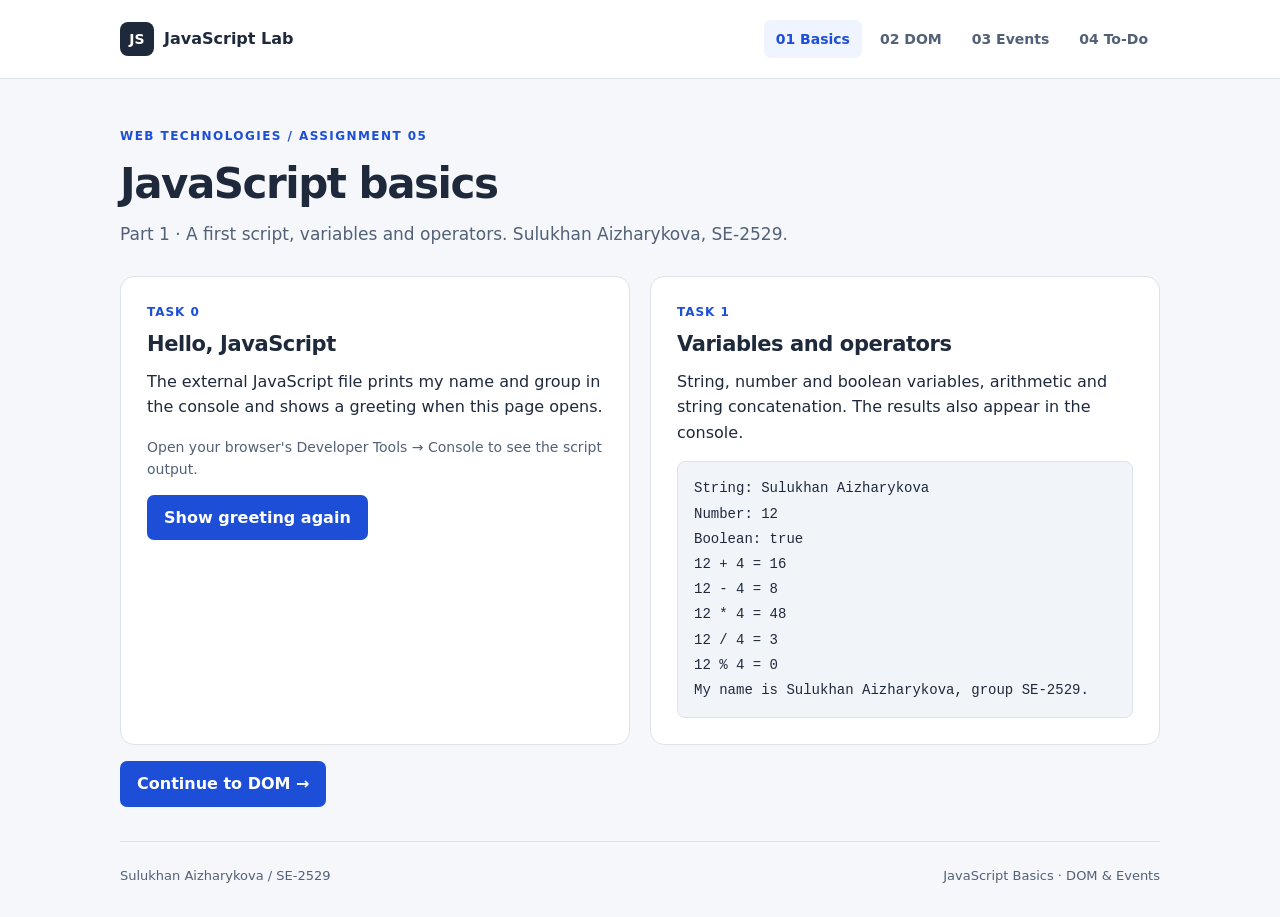
<file: index.html>
<!DOCTYPE html>
<html lang="en">
<head>
  <meta charset="UTF-8">
  <meta name="viewport" content="width=device-width, initial-scale=1.0">
  <meta name="description" content="Assignment 5 JavaScript basics, DOM manipulation and events by Sulukhan Aizharykova, SE-2529.">
  <title>JavaScript basics | JavaScript Lab</title>
  <link rel="stylesheet" href="assets/css/style.css">
  <script src="assets/js/basics.js" defer></script>
</head>
<body>
  <a class="skip-link" href="#main">Skip to content</a>
  <header class="site-header">
    <div class="shell header-inner">
      <a class="brand" href="index.html"><span class="brand-icon" aria-hidden="true">JS</span> JavaScript Lab</a>
      <nav aria-label="Assignment parts">
        <a href="index.html" aria-current="page">01 Basics</a>
        <a href="dom.html">02 DOM</a>
        <a href="events.html">03 Events</a>
        <a href="todo.html">04 To-Do</a>
      </nav>
    </div>
  </header>
  <main id="main" class="shell">
    <div class="page-heading">
      <p class="eyebrow">WEB TECHNOLOGIES / ASSIGNMENT 05</p>
      <h1>JavaScript basics</h1>
      <p class="intro">Part 1 · A first script, variables and operators. Sulukhan Aizharykova, SE-2529.</p>
    </div>

    <div class="grid">
      <section class="card" aria-labelledby="first-script-title">
        <p class="task-label">Task 0</p>
        <h2 id="first-script-title">Hello, JavaScript</h2>
        <p>The external JavaScript file prints my name and group in the console and shows a greeting when this page opens.</p>
        <p class="hint">Open your browser's Developer Tools → Console to see the script output.</p>
        <button id="greeting-button" type="button">Show greeting again</button>
      </section>
      <section class="card" aria-labelledby="variables-title">
        <p class="task-label">Task 1</p>
        <h2 id="variables-title">Variables and operators</h2>
        <p>String, number and boolean variables, arithmetic and string concatenation. The results also appear in the console.</p>
        <pre id="variables-output" class="result"></pre>
      </section>
    </div>
    <div class="actions"><a class="button" href="dom.html">Continue to DOM →</a></div>

  </main>
  <footer class="shell site-footer">
    <span>Sulukhan Aizharykova <span aria-hidden="true">/</span> SE-2529</span>
    <span>JavaScript Basics · DOM &amp; Events</span>
  </footer>
</body>
</html>
</file>
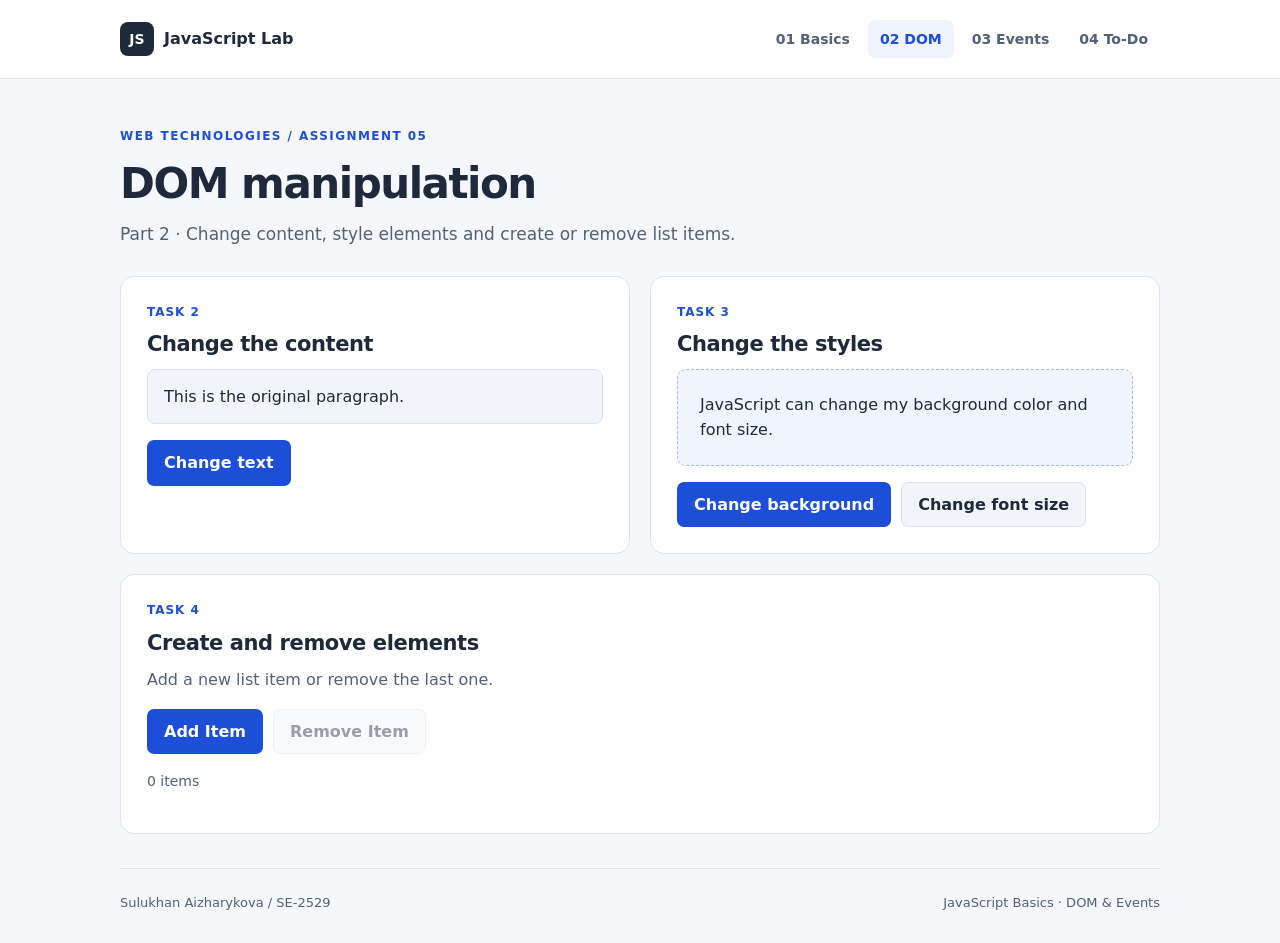
<file: dom.html>
<!DOCTYPE html>
<html lang="en">
<head>
  <meta charset="UTF-8">
  <meta name="viewport" content="width=device-width, initial-scale=1.0">
  <meta name="description" content="Assignment 5 JavaScript basics, DOM manipulation and events by Sulukhan Aizharykova, SE-2529.">
  <title>DOM manipulation | JavaScript Lab</title>
  <link rel="stylesheet" href="assets/css/style.css">
  <script src="assets/js/dom.js" defer></script>
</head>
<body>
  <a class="skip-link" href="#main">Skip to content</a>
  <header class="site-header">
    <div class="shell header-inner">
      <a class="brand" href="index.html"><span class="brand-icon" aria-hidden="true">JS</span> JavaScript Lab</a>
      <nav aria-label="Assignment parts">
        <a href="index.html">01 Basics</a>
        <a href="dom.html" aria-current="page">02 DOM</a>
        <a href="events.html">03 Events</a>
        <a href="todo.html">04 To-Do</a>
      </nav>
    </div>
  </header>
  <main id="main" class="shell">
    <div class="page-heading">
      <p class="eyebrow">WEB TECHNOLOGIES / ASSIGNMENT 05</p>
      <h1>DOM manipulation</h1>
      <p class="intro">Part 2 · Change content, style elements and create or remove list items.</p>
    </div>

    <div class="grid">
      <section class="card" aria-labelledby="content-title">
        <p class="task-label">Task 2</p>
        <h2 id="content-title">Change the content</h2>
        <p id="changeable-paragraph" class="result" aria-live="polite">This is the original paragraph.</p>
        <div class="actions"><button id="change-text-button" type="button">Change text</button></div>
      </section>
      <section class="card" aria-labelledby="styles-title">
        <p class="task-label">Task 3</p>
        <h2 id="styles-title">Change the styles</h2>
        <div id="style-block" class="demo-block">JavaScript can change my background color and font size.</div>
        <div class="actions">
          <button id="change-color-button" type="button">Change background</button>
          <button id="change-size-button" class="secondary" type="button">Change font size</button>
        </div>
      </section>
    </div>
    <section class="card wide" aria-labelledby="items-title">
      <p class="task-label">Task 4</p>
      <h2 id="items-title">Create and remove elements</h2>
      <p class="muted">Add a new list item or remove the last one.</p>
      <div class="actions">
        <button id="add-item-button" type="button">Add Item</button>
        <button id="remove-item-button" class="secondary" type="button" disabled>Remove Item</button>
      </div>
      <ul id="item-list" class="list" aria-label="Demo items" aria-live="polite"></ul>
      <p id="item-count" class="hint" role="status">0 items</p>
    </section>

  </main>
  <footer class="shell site-footer">
    <span>Sulukhan Aizharykova <span aria-hidden="true">/</span> SE-2529</span>
    <span>JavaScript Basics · DOM &amp; Events</span>
  </footer>
</body>
</html>
</file>
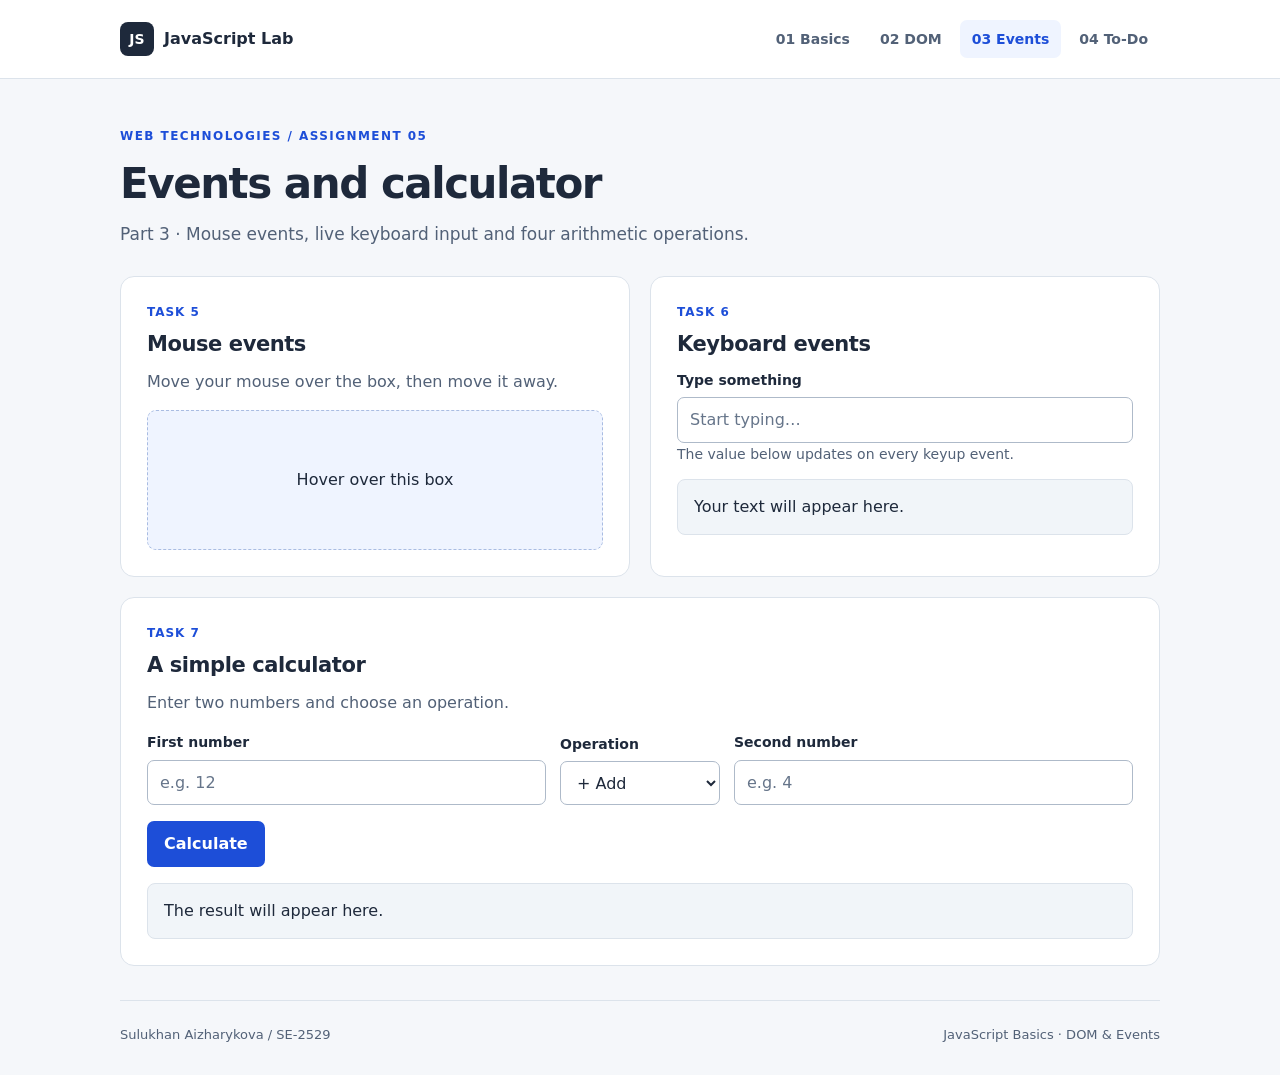
<file: events.html>
<!DOCTYPE html>
<html lang="en">
<head>
  <meta charset="UTF-8">
  <meta name="viewport" content="width=device-width, initial-scale=1.0">
  <meta name="description" content="Assignment 5 JavaScript basics, DOM manipulation and events by Sulukhan Aizharykova, SE-2529.">
  <title>Events and calculator | JavaScript Lab</title>
  <link rel="stylesheet" href="assets/css/style.css">
  <script src="assets/js/events.js" defer></script>
</head>
<body>
  <a class="skip-link" href="#main">Skip to content</a>
  <header class="site-header">
    <div class="shell header-inner">
      <a class="brand" href="index.html"><span class="brand-icon" aria-hidden="true">JS</span> JavaScript Lab</a>
      <nav aria-label="Assignment parts">
        <a href="index.html">01 Basics</a>
        <a href="dom.html">02 DOM</a>
        <a href="events.html" aria-current="page">03 Events</a>
        <a href="todo.html">04 To-Do</a>
      </nav>
    </div>
  </header>
  <main id="main" class="shell">
    <div class="page-heading">
      <p class="eyebrow">WEB TECHNOLOGIES / ASSIGNMENT 05</p>
      <h1>Events and calculator</h1>
      <p class="intro">Part 3 · Mouse events, live keyboard input and four arithmetic operations.</p>
    </div>

    <div class="grid">
      <section class="card" aria-labelledby="mouse-title">
        <p class="task-label">Task 5</p>
        <h2 id="mouse-title">Mouse events</h2>
        <p class="muted">Move your mouse over the box, then move it away.</p>
        <div id="mouse-box" class="mouse-box">Hover over this box</div>
      </section>
      <section class="card" aria-labelledby="keyboard-title">
        <p class="task-label">Task 6</p>
        <h2 id="keyboard-title">Keyboard events</h2>
        <label for="keyboard-input">Type something</label>
        <input id="keyboard-input" type="text" placeholder="Start typing…" autocomplete="off">
        <p class="hint">The value below updates on every keyup event.</p>
        <p id="keyboard-output" class="result" aria-live="polite">Your text will appear here.</p>
      </section>
    </div>

    <section class="card wide" aria-labelledby="calculator-title">
      <p class="task-label">Task 7</p>
      <h2 id="calculator-title">A simple calculator</h2>
      <p class="muted">Enter two numbers and choose an operation.</p>
      <form id="calculator-form" novalidate>
        <div class="calculator-fields">
          <div><label for="first-number">First number</label><input id="first-number" name="firstNumber" type="number" step="any" placeholder="e.g. 12" required></div>
          <div>
            <label for="operation">Operation</label>
            <select id="operation" name="operation">
              <option value="add">+ Add</option>
              <option value="subtract">− Subtract</option>
              <option value="multiply">× Multiply</option>
              <option value="divide">÷ Divide</option>
            </select>
          </div>
          <div><label for="second-number">Second number</label><input id="second-number" name="secondNumber" type="number" step="any" placeholder="e.g. 4" required></div>
        </div>
        <div class="actions"><button type="submit">Calculate</button></div>
        <output id="calculator-result" class="result" for="first-number second-number operation" aria-live="polite">The result will appear here.</output>
      </form>
    </section>

  </main>
  <footer class="shell site-footer">
    <span>Sulukhan Aizharykova <span aria-hidden="true">/</span> SE-2529</span>
    <span>JavaScript Basics · DOM &amp; Events</span>
  </footer>
</body>
</html>
</file>
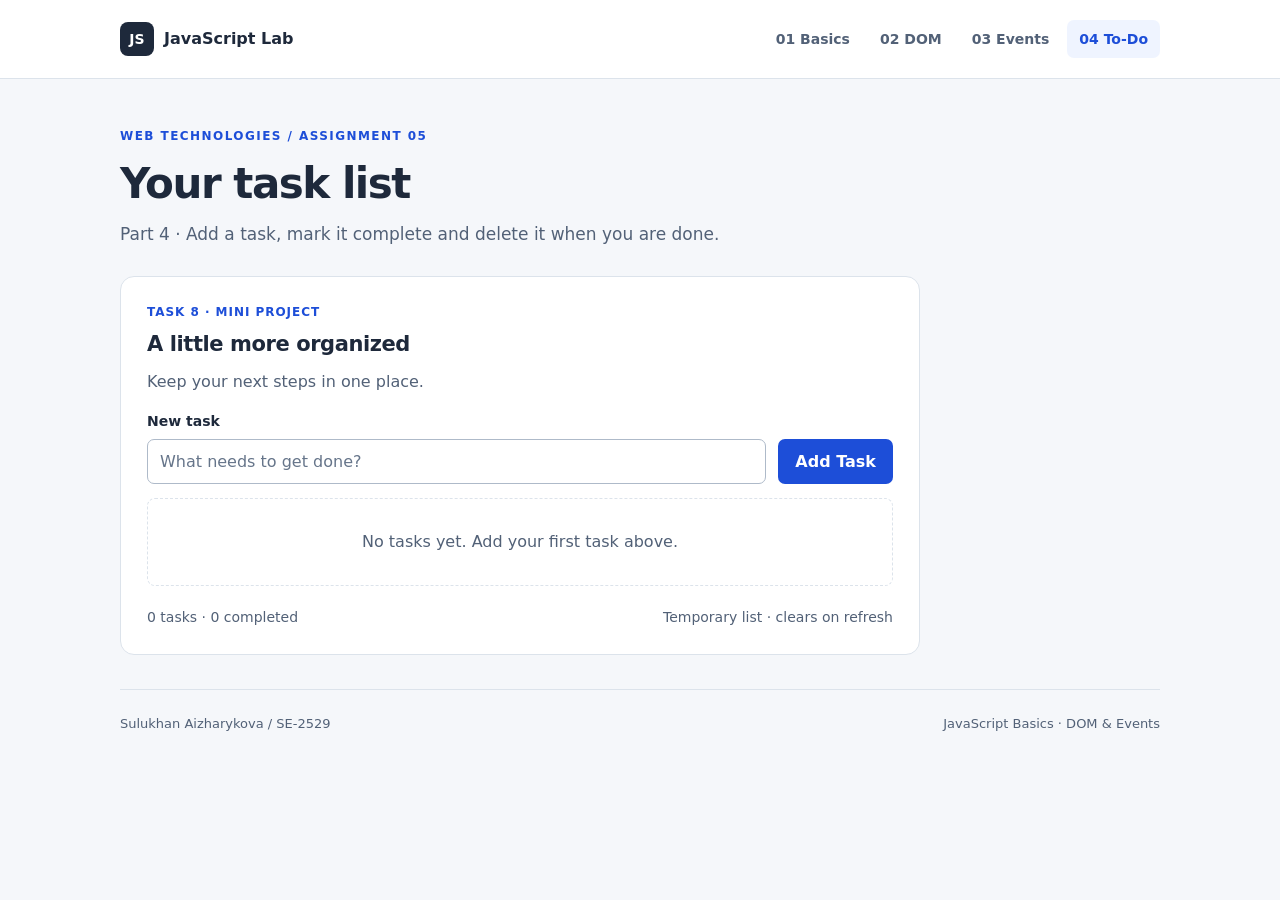
<file: todo.html>
<!DOCTYPE html>
<html lang="en">
<head>
  <meta charset="UTF-8">
  <meta name="viewport" content="width=device-width, initial-scale=1.0">
  <meta name="description" content="Assignment 5 JavaScript basics, DOM manipulation and events by Sulukhan Aizharykova, SE-2529.">
  <title>Your task list | JavaScript Lab</title>
  <link rel="stylesheet" href="assets/css/style.css">
  <script src="assets/js/todo.js" defer></script>
</head>
<body>
  <a class="skip-link" href="#main">Skip to content</a>
  <header class="site-header">
    <div class="shell header-inner">
      <a class="brand" href="index.html"><span class="brand-icon" aria-hidden="true">JS</span> JavaScript Lab</a>
      <nav aria-label="Assignment parts">
        <a href="index.html">01 Basics</a>
        <a href="dom.html">02 DOM</a>
        <a href="events.html">03 Events</a>
        <a href="todo.html" aria-current="page">04 To-Do</a>
      </nav>
    </div>
  </header>
  <main id="main" class="shell">
    <div class="page-heading">
      <p class="eyebrow">WEB TECHNOLOGIES / ASSIGNMENT 05</p>
      <h1>Your task list</h1>
      <p class="intro">Part 4 · Add a task, mark it complete and delete it when you are done.</p>
    </div>

    <section class="card todo-card" aria-labelledby="todo-title">
      <p class="task-label">Task 8 · Mini project</p>
      <h2 id="todo-title">A little more organized</h2>
      <p class="muted">Keep your next steps in one place.</p>
      <form id="todo-form" class="todo-form" novalidate>
        <div class="todo-input">
          <label for="task-input">New task</label>
          <input id="task-input" name="task" type="text" maxlength="200" placeholder="What needs to get done?" autocomplete="off" aria-describedby="task-feedback" required>
        </div>
        <button type="submit">Add Task</button>
      </form>
      <p id="task-feedback" class="hint" role="status"></p>
      <p id="empty-message" class="empty">No tasks yet. Add your first task above.</p>
      <ul id="task-list" class="todo-list" aria-label="Your tasks"></ul>
      <div class="todo-meta">
        <span id="task-summary" role="status">0 tasks · 0 completed</span>
        <span>Temporary list · clears on refresh</span>
      </div>
    </section>

  </main>
  <footer class="shell site-footer">
    <span>Sulukhan Aizharykova <span aria-hidden="true">/</span> SE-2529</span>
    <span>JavaScript Basics · DOM &amp; Events</span>
  </footer>
</body>
</html>
</file>
<file: assets/css/style.css>
:root {
  color-scheme: light;
  --ink: #1e293b;
  --muted: #526177;
  --line: #dce3eb;
  --accent: #1d4ed8;
  --soft: #eff4ff;
  --surface: #ffffff;
}
* { box-sizing: border-box; }
body { margin: 0; background: #f5f7fa; color: var(--ink); font: 16px/1.6 system-ui, -apple-system, BlinkMacSystemFont, "Segoe UI", sans-serif; }
a { color: var(--accent); text-underline-offset: 3px; }
button, input, select { font: inherit; }
button, input, select, a { -webkit-tap-highlight-color: transparent; }
:focus-visible { outline: 3px solid #e89713; outline-offset: 4px; }
.shell { width: min(1040px, calc(100% - 48px)); margin-inline: auto; }
.site-header { background: var(--surface); border-bottom: 1px solid var(--line); }
.header-inner { display: flex; justify-content: space-between; align-items: center; gap: 24px; padding-block: 20px; }
.brand { display: inline-flex; align-items: center; gap: 10px; font-weight: 750; text-decoration: none; color: var(--ink); white-space: nowrap; }
.brand-icon { display: inline-grid; place-items: center; width: 34px; height: 34px; border-radius: 8px; background: var(--ink); color: #fff; font-size: 14px; }
nav { display: flex; flex-wrap: wrap; gap: 6px; }
nav a { padding: 8px 12px; color: var(--muted); border-radius: 7px; font-size: 14px; font-weight: 600; text-decoration: none; }
nav a:hover, nav a[aria-current="page"] { color: var(--accent); background: var(--soft); }
.page-heading { padding: 48px 0 28px; max-width: 740px; }
.eyebrow { color: var(--accent); font-size: 12px; font-weight: 750; letter-spacing: 0.12em; margin: 0 0 12px; }
h1 { margin: 0 0 12px; font-size: clamp(30px, 5vw, 42px); line-height: 1.2; letter-spacing: -0.035em; }
.intro { color: var(--muted); margin: 0; font-size: 17px; }
.grid { display: grid; grid-template-columns: repeat(2, minmax(0, 1fr)); gap: 20px; }
.card { background: var(--surface); padding: 26px; border: 1px solid var(--line); border-radius: 14px; margin-bottom: 20px; }
.grid .card { margin-bottom: 0; }
.task-label { margin: 0 0 8px; color: var(--accent); font-size: 12px; font-weight: 750; letter-spacing: 0.08em; text-transform: uppercase; }
h2 { margin: 0 0 10px; font-size: 21px; line-height: 1.35; letter-spacing: -0.02em; }
.card > p:not(.task-label) { margin-top: 0; }
.muted, .hint { color: var(--muted); }
.hint { font-size: 14px; }
.actions { display: flex; flex-wrap: wrap; gap: 10px; margin-top: 16px; }
button, .button { display: inline-flex; align-items: center; justify-content: center; border: 1px solid transparent; border-radius: 7px; background: var(--accent); color: #fff; padding: 9px 16px; font-weight: 600; text-decoration: none; cursor: pointer; }
button:hover, .button:hover { background: #173fae; }
button.secondary { color: var(--ink); background: #f1f4f8; border-color: var(--line); }
button.secondary:hover { background: #e4eaf2; }
button:disabled { opacity: 0.45; cursor: not-allowed; }
button.danger { background: #fff; color: #b42318; border-color: #f2cbc8; padding: 5px 12px; font-size: 14px; }
button.danger:hover { background: #fff1f0; }
label { display: block; font-weight: 600; font-size: 14px; margin-bottom: 6px; }
input:not([type="checkbox"]), select { width: 100%; min-height: 44px; border: 1px solid #aebac9; border-radius: 7px; padding: 9px 12px; background: #fff; color: var(--ink); }
input::placeholder { color: #66758a; }
.demo-block { padding: 22px; background-color: #eff4ff; border: 1px dashed #a9bce2; border-radius: 9px; font-size: 16px; color: #1e293b; }
.mouse-box { display: grid; place-items: center; text-align: center; min-height: 140px; background-color: #eff4ff; border: 1px dashed #a9bce2; border-radius: 9px; color: #1e293b; padding: 20px; }
.result { display: block; background: #f1f5f9; border: 1px solid var(--line); padding: 14px 16px; margin: 16px 0 0; border-radius: 8px; min-height: 54px; white-space: pre-wrap; overflow-wrap: anywhere; }
.result.error { background: #fff1f0; border-color: #f2cbc8; color: #9e2018; }
.list { margin: 16px 0 0; padding-left: 24px; }
.list li { padding: 5px 0; }
.calculator-fields { display: grid; grid-template-columns: 1fr 160px 1fr; gap: 14px; align-items: end; }
.wide { margin-top: 20px; }
.todo-card { max-width: 800px; }
.todo-form { display: flex; align-items: end; gap: 12px; }
.todo-input { flex: 1; min-width: 0; }
.todo-form button { min-height: 44px; white-space: nowrap; }
.todo-list { margin: 20px 0 0; padding: 0; list-style: none; }
.todo-item { display: flex; align-items: center; gap: 12px; border-top: 1px solid var(--line); padding: 14px 0; }
.todo-item label { display: flex; flex: 1; align-items: center; gap: 12px; min-width: 0; margin: 0; font-size: 16px; font-weight: 400; cursor: pointer; }
.todo-item input { width: 18px; height: 18px; flex-shrink: 0; accent-color: var(--accent); }
.todo-item span { overflow-wrap: anywhere; }
.todo-item.completed span { text-decoration: line-through; color: var(--muted); }
.todo-meta { display: flex; flex-wrap: wrap; gap: 8px; align-items: center; justify-content: space-between; margin-top: 18px; font-size: 14px; color: var(--muted); }
.empty { text-align: center; padding: 30px 16px; border: 1px dashed var(--line); border-radius: 8px; color: var(--muted); margin-top: 20px; }
.empty[hidden] { display: none; }
.site-footer { display: flex; flex-wrap: wrap; justify-content: space-between; gap: 12px; padding: 24px 0 30px; margin-top: 34px; border-top: 1px solid var(--line); font-size: 13px; color: var(--muted); }
pre { margin: 0; font: 14px/1.8 ui-monospace, SFMono-Regular, Consolas, monospace; white-space: pre-wrap; overflow-wrap: anywhere; }
.skip-link { position: absolute; top: -100px; left: 16px; padding: 8px 14px; background: #fff; z-index: 10; }
.skip-link:focus { top: 8px; }
@media (max-width: 720px) {
  .shell { width: min(100% - 32px, 1040px); }
  .header-inner { align-items: flex-start; flex-direction: column; gap: 12px; }
  nav { width: 100%; }
  nav a { padding: 7px 9px; font-size: 13px; }
  .page-heading { padding-top: 32px; }
  .grid, .calculator-fields { grid-template-columns: 1fr; }
  .card { padding: 20px; }
  .todo-form { align-items: stretch; flex-direction: column; }
}
</file>
